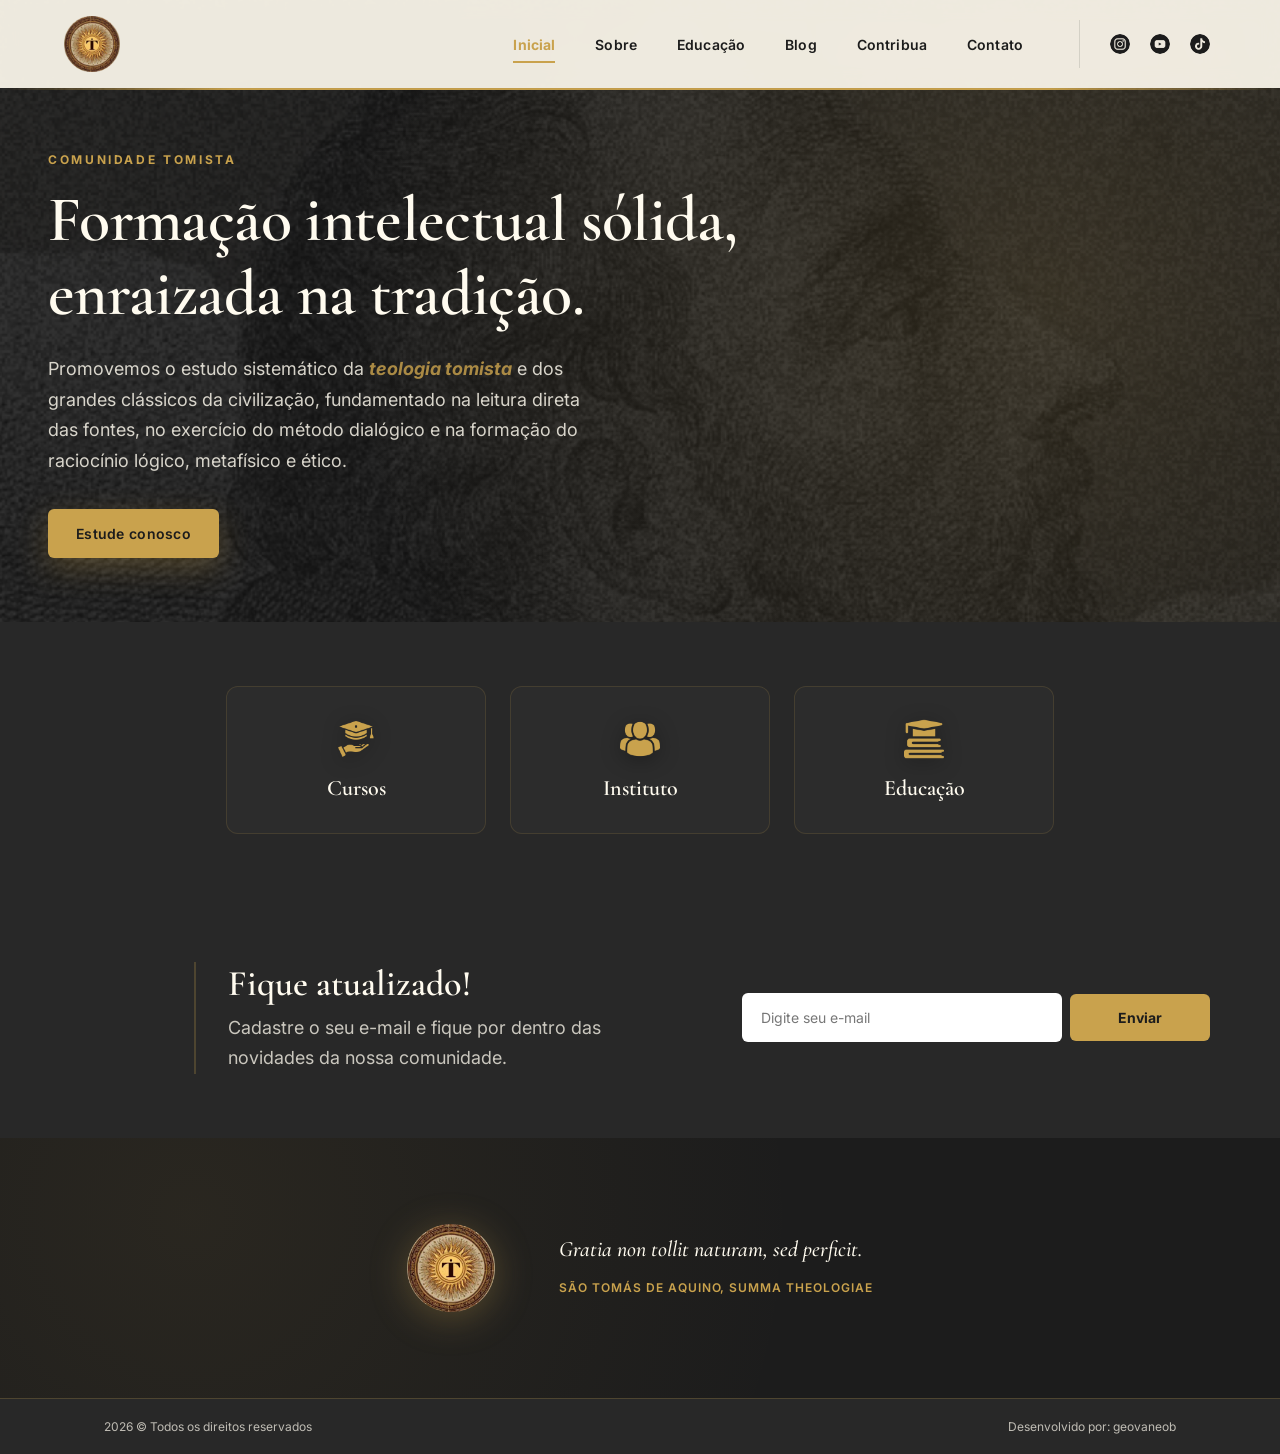
<file: Projeto Comunidade Thomista/index.html>
<!DOCTYPE html>
<html lang="pt-BR">
<head>
    <meta charset="UTF-8">
    <meta name="viewport" content="width=device-width, initial-scale=1.0">

    <!-- SEO básico -->
    <title>Comunidade Tomista | Home</title>
    <meta name="description" content="Comunidade Tomista dedicada à educação, filosofia e formação intelectual.">
    <link rel="shortcut icon" href="img/385304a8-2019-4a51-9206-1a709c6d7eb3.png" type="image/x-icon">
    <!-- CSS -->
    <link rel="stylesheet" href="style.css">
</head>
<body>

    <!-- CABEÇALHO -->
    <header>
        <div class="navbar">
            <div class="navbar-logo">
                <a href="/">
                    <img
                        class="logo"
                        src="img/385304a8-2019-4a51-9206-1a709c6d7eb3.png"
                        alt="Logo da Comunidade Tomista">
                </a>
            </div>

            <button
                type="button"
                class="navbar-toggle"
                id="navbarToggle"
                aria-label="Abrir menu"
                aria-expanded="false"
                aria-controls="navbarTitles">
                <span class="navbar-toggle-bar"></span>
                <span class="navbar-toggle-bar"></span>
                <span class="navbar-toggle-bar"></span>
            </button>

            <nav class="navbar-titles" id="navbarTitles" aria-label="Menu principal">
                <ul>    
                    <li><a href="index.html" class="active">Inicial</a></li>

                    <li><a href="sobre.html">Sobre</a></li>
                    <li><a href="educacao.html">Educação</a></li>
                    <li><a href="blog.html">Blog</a></li>
                    <li><a href="contribua.html">Contribua</a></li>
                    <li><a href="mailto:tomistacomunidade@gmail.com">Contato</a></li>

                    <li class="nav-contato" aria-label="Redes sociais">
                        <a href="https://www.instagram.com/comunidade_tomista?igsh=MWJsZWdwYjh1czRuOQ==" target="_blank"><img class="media" src="img/instagram.png" alt="Instagram"></a>
                        <a href="https://youtube.com/@comunidadetomista?si=FdLPEXtPwTkDObHS" target="_blank"><img class="media" src="img/youtube.png" alt="YouTube"></a>
                        <a href="https://www.tiktok.com/@comunidadetomista?_r=1&_t=ZS-93qb0MaSJZX" target="_blank"><img class="media" src="img/tiktok.png" alt="TikTok"></a>
                    </li>
                </ul>
            </nav>
        </div>

        <!-- Linha decorativa -->
        <div class="navbar-detail" aria-hidden="true"></div>
    </header>

    <!-- CONTEÚDO PRINCIPAL -->
    <main class="container">

        <!-- HERO / INTRODUÇÃO -->
        <section class="title-principal">
            <span class="eyebrow">Comunidade Tomista</span>
            <h1>Formação intelectual sólida, enraizada na tradição.</h1>
            <p>
                Promovemos o estudo sistemático da <strong>teologia tomista</strong> e dos grandes clássicos da civilização,
                fundamentado na leitura direta das fontes, no exercício do método dialógico e na formação do raciocínio lógico,
                metafísico e ético.
            </p>

            <a class="button-link" href="https://hotmart.com/PT_BR/club/filipe-antonio-de-jesus-pedreira/products/7009874" target="_blank">Estude conosco</a>
        </section>

        <!-- SEÇÃO DE ACESSOS -->
        <section aria-label="Acessos rápidos">
            
            <div class="search-section">
                <article class="search-section-elements">
                    <a href="/">
                        <img class="course-icon" src="img/graduacao.png" alt="Ícone de cursos">
                        <span>Cursos</span>
                    </a>
                </article>

                <article class="search-section-elements">
                    <a href="/">
                        <img class="group-icon" src="img/grupo-de-usuarios.png" alt="Ícone do instituto">
                        <span>Instituto</span>
                    </a>
                </article>

                <article class="search-section-elements">
                    <a href="/">
                        <img class="education-icon" src="img/educacao.png" alt="Ícone de educação">
                        <span>Educação</span>
                    </a>
                </article>
            </div>
        </section>

        <!-- SEÇÃO DE ATUALIZAÇÕES -->
       <section class="section-update">
            <div class="navbar-detail-section-update" aria-hidden="true"></div>

            <div class="update-content">
                <header class="update-user-section">
                    <h2 class="update-title">Fique atualizado!</h2>
                    <p class="update-title-second">
                        Cadastre o seu e-mail e fique por dentro das novidades da nossa comunidade.
                    </p>
                </header>

                <form class="update-form" 
                action="https://formsubmit.co/tomistacomunidade@gmail.com"
                method="POST">
                    <input 
                        type="email" 
                        name="email"
                        placeholder="Digite seu e-mail"
                        required
                    >
                    <button type="submit">Enviar</button>
                     <input type="hidden" name="_autoresponse" 
                    value="Obrigado por se cadastrar na Comunidade Tomista. Em breve entraremos em contato.">
                </form>
            </div>
        </section>
        <section class="section-apoio-comunity">
            <img class="comunidade-logo" src="img/385304a8-2019-4a51-9206-1a709c6d7eb3.png" alt="">
            <h1 class="title-tomista">Gratia non tollit naturam, sed perficit. <br> <em class="author-title">São Tomás de Aquino, Summa Theologiae</em></h1>
        </section>
        <footer class="footer-credits">
            <h3 class="credits">2026 © Todos os direitos reservados</h3>
            <h3 class="credits-dev">Desenvolvido por: geovaneob</h3>
        </footer>
    </main>

    <script src="script.js"></script>
</body>
</html>
</file>
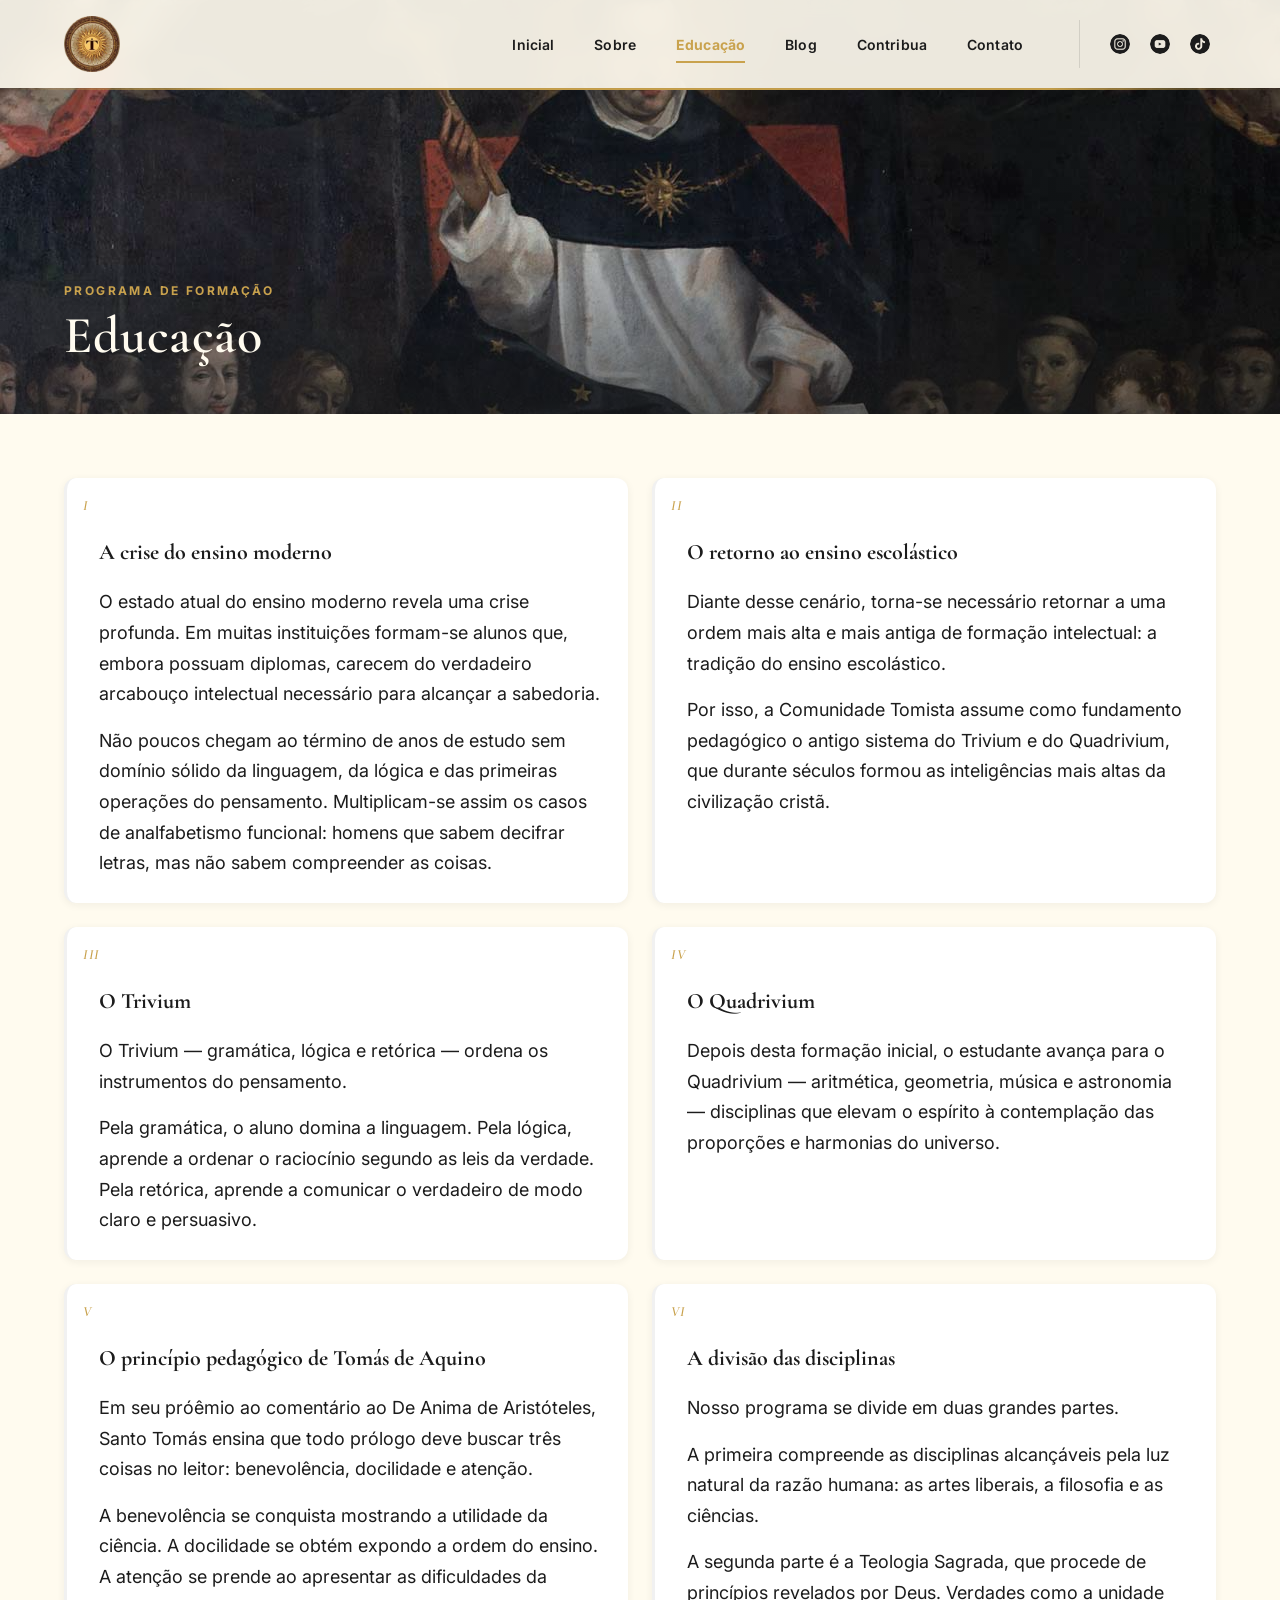
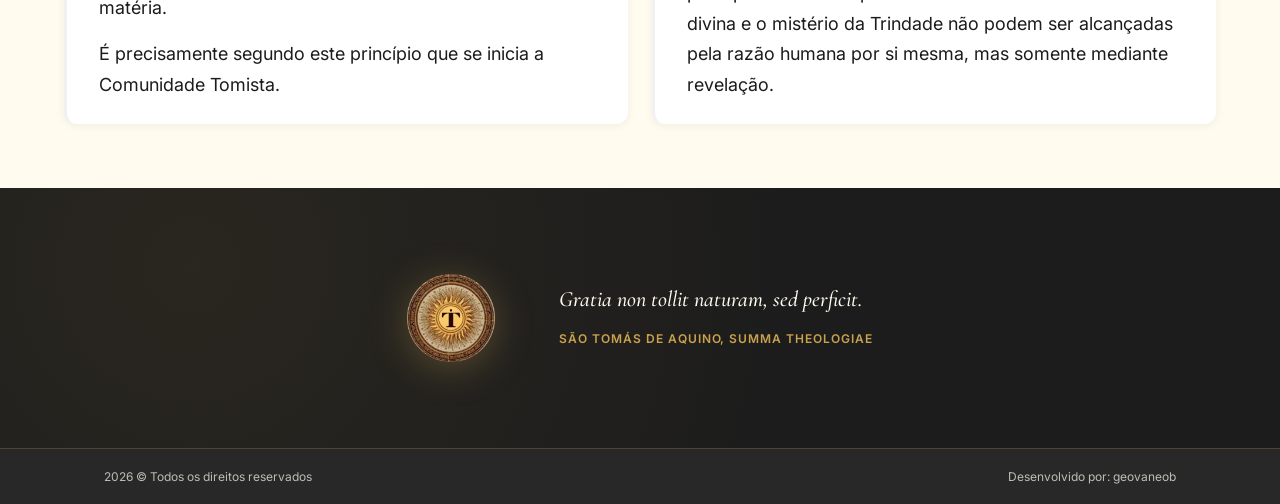
<file: Projeto Comunidade Thomista/educacao.html>
<!DOCTYPE html>
<html lang="pt-BR">
<head>
    <meta charset="UTF-8">
    <meta name="viewport" content="width=device-width, initial-scale=1.0">
    <title>Comunidade Tomista | Sobre</title>
    <meta name="description" content="Comunidade Tomista dedicada à educação, filosofia e formação intelectual.">
    <link rel="shortcut icon" href="img/385304a8-2019-4a51-9206-1a709c6d7eb3.png" type="image/x-icon">
    <link rel="stylesheet" href="educacao.css">
</head>
<body>
    <header>
    <div class="navbar">
        <div class="navbar-logo">
            <img 
                class="logo" 
                src="img/385304a8-2019-4a51-9206-1a709c6d7eb3.png" 
                alt="Logo da Comunidade Tomista">
        </div>

        <button
            type="button"
            class="navbar-toggle"
            id="navbarToggle"
            aria-label="Abrir menu"
            aria-expanded="false"
            aria-controls="navbarTitles">
            <span class="navbar-toggle-bar"></span>
            <span class="navbar-toggle-bar"></span>
            <span class="navbar-toggle-bar"></span>
        </button>

        <nav class="navbar-titles" id="navbarTitles" aria-label="Menu principal">
            <ul>
                <li><a href="index.html">Inicial</a></li>

                <li><a href="sobre.html">Sobre</a></li>
                <li><a href="educacao.html" class="active">Educação</a></li>
                <li><a href="blog.html">Blog</a></li>
                <li><a href="contribua.html">Contribua</a></li>
                <li><a href="mailto:tomistacomunidade@gmail.com">Contato</a></li>

                <li class="nav-contato" aria-label="Redes sociais">
                        <a href="https://www.instagram.com/comunidade_tomista?igsh=MWJsZWdwYjh1czRuOQ=="><img class="media" src="img/instagram.png" alt="Instagram"></a>
                        <a href="https://youtube.com/@comunidadetomista?si=FdLPEXtPwTkDObHS"><img class="media" src="img/youtube.png" alt="YouTube"></a>
                        <a href="https://www.tiktok.com/@comunidadetomista?_r=1&_t=ZS-93qb0MaSJZX"><img class="media" src="img/tiktok.png" alt="TikTok"></a>
                </li>
            </ul>
        </nav>
    </div>

    <!-- Linha decorativa -->
    <div class="navbar-detail" aria-hidden="true"></div>
</header>

<section class="container">
    <section class="sobre">
        <span class="eyebrow">Programa de Formação</span>
        <h1 class="title-sobre">Educação</h1>
    </section>
</section>

<section class="section-conteudo-educacao">
    <div class="paragrafos" data-mark="I">
        <h1>A crise do ensino moderno</h1>
        <p>O estado atual do ensino moderno revela uma crise profunda. Em muitas instituições formam-se alunos que,
            embora possuam diplomas, carecem do verdadeiro arcabouço intelectual necessário para alcançar a sabedoria.
        </p>
        <p> Não poucos chegam ao término de anos de estudo sem domínio sólido da linguagem, da lógica e das primeiras operações do pensamento. 
            Multiplicam-se assim os casos de analfabetismo funcional: 
            homens que sabem decifrar letras, mas não sabem compreender as coisas.
        </p>
    </div>
    <div class="paragrafos" data-mark="II">
        <h1>O retorno ao ensino escolástico</h1>
        <p>Diante desse cenário, torna-se necessário retornar a uma ordem mais alta
             e mais antiga de formação intelectual: a tradição do ensino escolástico.</p>
        <p>Por isso, a Comunidade Tomista assume como fundamento pedagógico o antigo sistema do Trivium e do Quadrivium,
             que durante séculos formou as inteligências mais altas da civilização cristã.</p>
    </div>
    <div class="paragrafos" data-mark="III">
        <h1>O Trivium</h1>
        <p>O Trivium — gramática, lógica e retórica — ordena os instrumentos do pensamento.</p>
        <p>Pela gramática, o aluno domina a linguagem.
            Pela lógica, aprende a ordenar o raciocínio segundo as leis da verdade.
            Pela retórica, aprende a comunicar o verdadeiro de modo claro e persuasivo.</p>
    </div>
    <div class="paragrafos" data-mark="IV">
        <h1>O Quadrivium</h1>
        <p>Depois desta formação inicial, o estudante avança para o Quadrivium — aritmética, geometria, música e astronomia — 
            disciplinas que elevam o espírito à contemplação das proporções e harmonias do universo.</p>
    </div>
    <div class="paragrafos" data-mark="V">
        <h1>O princípio pedagógico de Tomás de Aquino</h1>
        <p>Em seu próêmio ao comentário ao De Anima de Aristóteles, 
            Santo Tomás ensina que todo prólogo deve buscar três coisas no leitor:
            benevolência, docilidade e atenção.</p>
        <p>A benevolência se conquista mostrando a utilidade da ciência.
            A docilidade se obtém expondo a ordem do ensino.
            A atenção se prende ao apresentar as dificuldades da matéria.</p>
        <p>É precisamente segundo este princípio que se inicia a Comunidade Tomista.</p>
    </div>
    <div class="paragrafos" data-mark="VI">
        <h1>A divisão das disciplinas</h1>
        <p>Nosso programa se divide em duas grandes partes.</p>
        <p>A primeira compreende as disciplinas alcançáveis pela luz natural da razão humana: 
            as artes liberais, a filosofia e as ciências.</p>
        <p>A segunda parte é a Teologia Sagrada, que procede de princípios revelados por Deus. 
            Verdades como a unidade divina e o 
            mistério da Trindade não podem ser alcançadas pela razão humana por si mesma, 
            mas somente mediante revelação.</p>
    </div>
</section>
<section class="section-apoio-comunity">
    <img class="comunidade-logo" src="img/385304a8-2019-4a51-9206-1a709c6d7eb3.png" alt="">
    <h1 class="title-tomista">Gratia non tollit naturam, sed perficit. <br> <em class="author-title">São Tomás de Aquino, Summa Theologiae</em></h1>
</section>
<footer class="footer-credits">
    <h3 class="credits">2026 © Todos os direitos reservados</h3>
    <h3 class="credits-dev">Desenvolvido por: geovaneob</h3>
</footer>

<script src="script.js"></script>
</body>
</html>
</file>
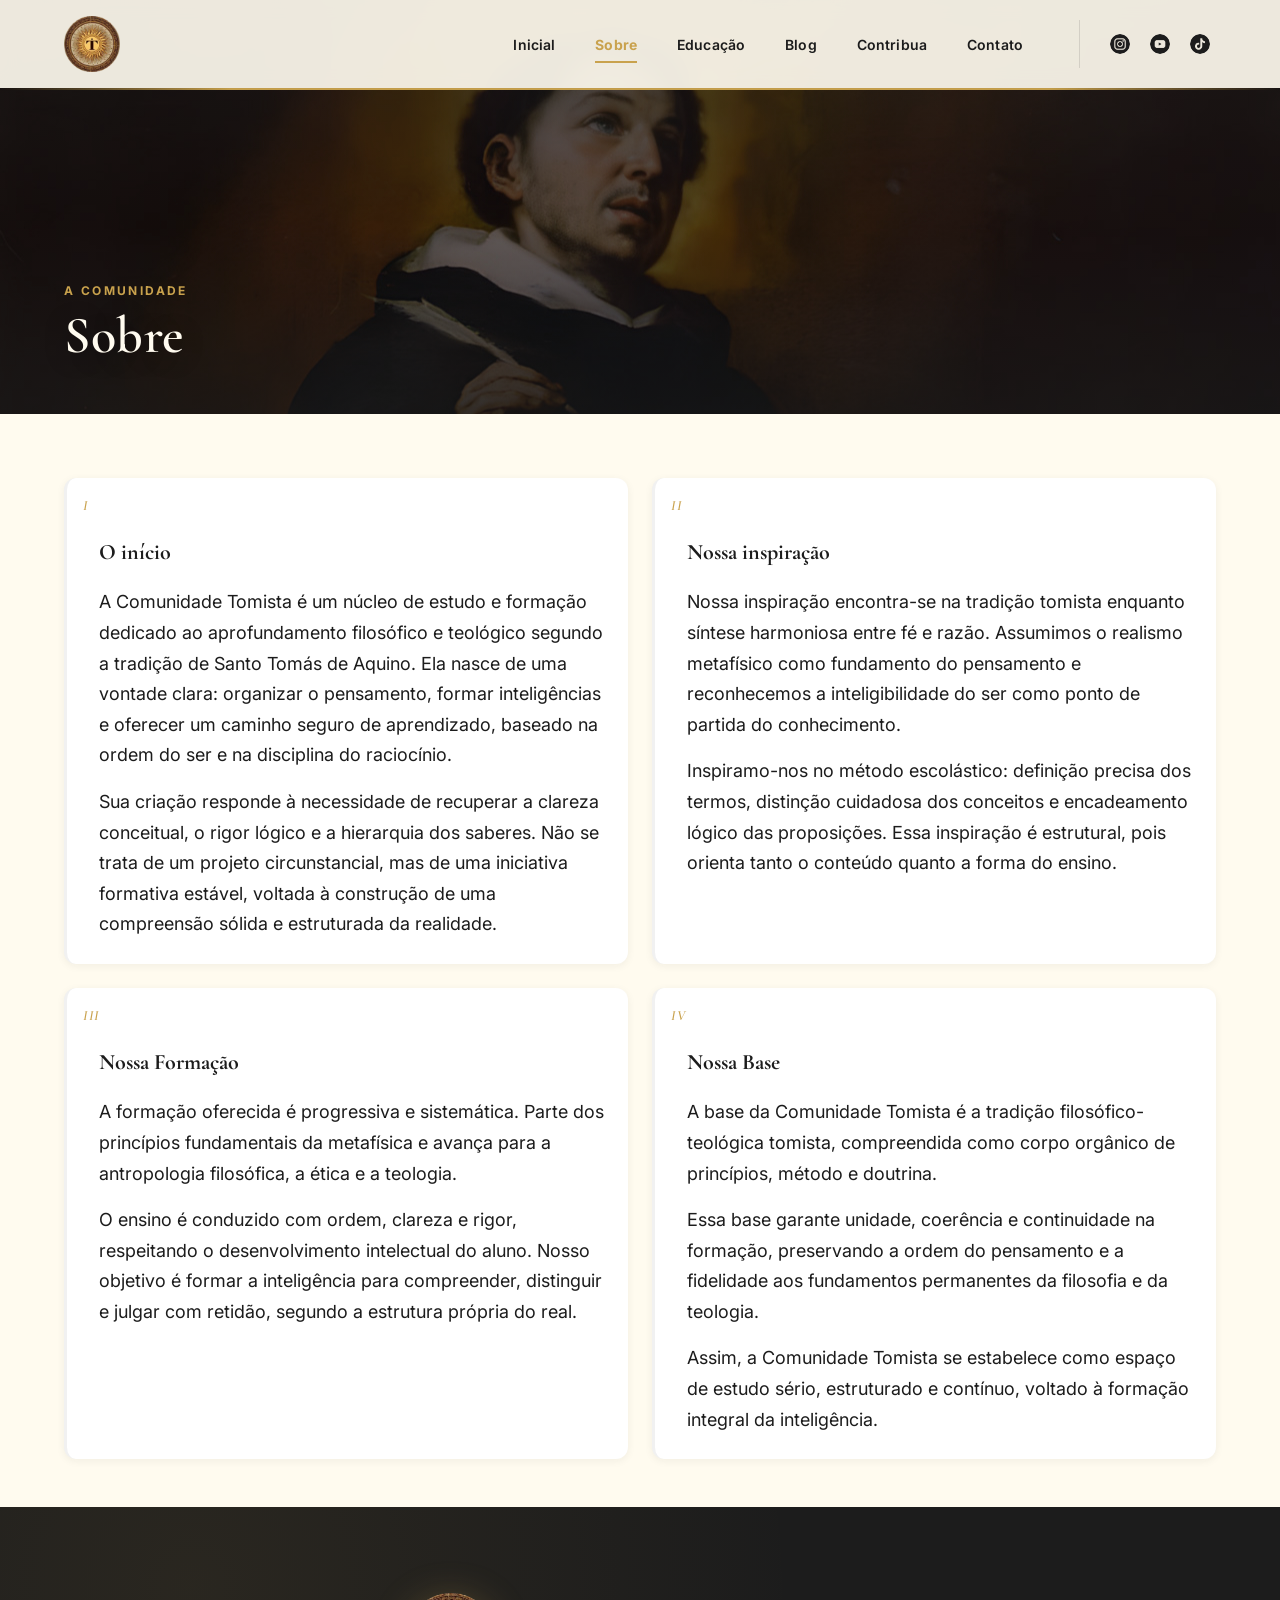
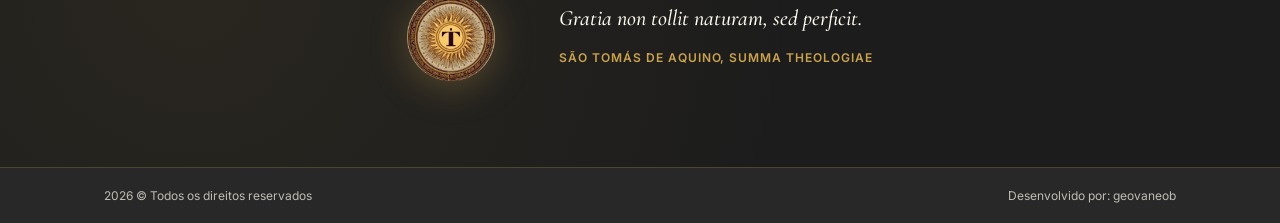
<file: Projeto Comunidade Thomista/sobre.html>
<!DOCTYPE html>
<html lang="pt-BR">
<head>
    <meta charset="UTF-8">
    <meta name="viewport" content="width=device-width, initial-scale=1.0">
    <title>Comunidade Tomista | Sobre</title>
    <meta name="description" content="Comunidade Tomista dedicada à educação, filosofia e formação intelectual.">
    <link rel="shortcut icon" href="img/385304a8-2019-4a51-9206-1a709c6d7eb3.png" type="image/x-icon">
    <link rel="stylesheet" href="sobre.css">
</head>
<body>
        <header>
        <div class="navbar">
            <div class="navbar-logo">
                <a href="/">
                    <img
                        class="logo"
                        src="img/385304a8-2019-4a51-9206-1a709c6d7eb3.png"
                        alt="Logo da Comunidade Tomista">
                </a>
            </div>

            <button
                type="button"
                class="navbar-toggle"
                id="navbarToggle"
                aria-label="Abrir menu"
                aria-expanded="false"
                aria-controls="navbarTitles">
                <span class="navbar-toggle-bar"></span>
                <span class="navbar-toggle-bar"></span>
                <span class="navbar-toggle-bar"></span>
            </button>

            <nav class="navbar-titles" id="navbarTitles" aria-label="Menu principal">
                <ul>
                    <li><a href="index.html">Inicial</a></li>

                    <li><a href="sobre.html" class="active">Sobre</a></li>
                    <li><a href="educacao.html">Educação</a></li>
                    <li><a href="blog.html">Blog</a></li>   
                    <li><a href="contribua.html">Contribua</a></li>   
                    <li><a href="mailto:tomistacomunidade@gmail.com">Contato</a></li>

                    <li class="nav-contato" aria-label="Redes sociais">
                        <a href="https://www.instagram.com/comunidade_tomista?igsh=MWJsZWdwYjh1czRuOQ=="><img class="media" src="img/instagram.png" alt="Instagram"></a>
                        <a href="https://youtube.com/@comunidadetomista?si=FdLPEXtPwTkDObHS"><img class="media" src="img/youtube.png" alt="YouTube"></a>
                        <a href="https://www.tiktok.com/@comunidadetomista?_r=1&_t=ZS-93qb0MaSJZX"><img class="media" src="img/tiktok.png" alt="TikTok"></a>
                    </li>
                </ul>
            </nav>
        </div>

        <!-- Linha decorativa -->
        <div class="navbar-detail" aria-hidden="true"></div>
    </header>
    <section class="container">
        <section class="sobre">
            <span class="eyebrow">A Comunidade</span>
            <h1 class="title-sobre">Sobre</h1>
        </section>
    </section>
    <section class="comunidade-description">
        <div class="sobre-inicio">
            <div class="paragrafos" data-mark="I">
                <h1>O início</h1>
                <p>A Comunidade Tomista é um núcleo de estudo e formação dedicado ao aprofundamento filosófico e teológico segundo a tradição de Santo Tomás de Aquino.
                    Ela nasce de uma vontade clara: organizar o pensamento, formar inteligências e oferecer um caminho seguro de aprendizado, 
                    baseado na ordem do ser e na disciplina do raciocínio.
                </p>
                <p>Sua criação responde à necessidade de recuperar a clareza conceitual, o rigor lógico e a hierarquia dos saberes.
                    Não se trata de um projeto circunstancial, mas de uma iniciativa formativa estável, 
                    voltada à construção de uma compreensão sólida e estruturada da realidade.
                </p>
            </div>
            <div class="paragrafos" data-mark="II">
                <h1>Nossa inspiração</h1>
                <p>Nossa inspiração encontra-se na tradição tomista enquanto síntese harmoniosa entre fé e razão.
                    Assumimos o realismo metafísico como fundamento do pensamento e reconhecemos a 
                    inteligibilidade do ser como ponto de partida do conhecimento.</p>
                <p>Inspiramo-nos no método escolástico: definição precisa dos termos, 
                    distinção cuidadosa dos conceitos e encadeamento lógico das proposições.
                    Essa inspiração é estrutural, pois orienta tanto o conteúdo quanto a forma do ensino.</p>
            </div>

            <div class="paragrafos" data-mark="III">
                <h1>Nossa Formação</h1>
                <p>A formação oferecida é progressiva e sistemática.
                    Parte dos princípios fundamentais da metafísica e 
                    avança para a antropologia filosófica, a ética e a teologia.</p>
                <p>O ensino é conduzido com ordem, clareza e rigor, respeitando o desenvolvimento intelectual do aluno.
                Nosso objetivo é formar a inteligência para compreender, distinguir e julgar com retidão, segundo a estrutura própria do real.</p>
            </div>
            <div class="paragrafos" data-mark="IV">
                <h1>Nossa Base</h1>
                <p>A base da Comunidade Tomista é a tradição filosófico-teológica tomista, compreendida como corpo orgânico de princípios, método e doutrina.</p>
                <p>Essa base garante unidade, coerência e continuidade na formação, preservando a ordem do pensamento e a fidelidade aos fundamentos permanentes da filosofia e da teologia.</p>
                <p>Assim, a Comunidade Tomista se estabelece como espaço de estudo sério, estruturado e contínuo, voltado à formação integral da inteligência.</p>
            </div>
        </div>
    </section>
    <section class="section-apoio-comunity">
        <img class="comunidade-logo" src="img/385304a8-2019-4a51-9206-1a709c6d7eb3.png" alt="">
        <h1 class="title-tomista">Gratia non tollit naturam, sed perficit. <br> <em class="author-title">São Tomás de Aquino, Summa Theologiae</em></h1>
    </section>
    <footer class="footer-credits">
        <h3 class="credits">2026 © Todos os direitos reservados</h3>
        <h3 class="credits-dev">Desenvolvido por: geovaneob</h3>
    </footer>

    <script src="script.js"></script>
</body>
</html>
</file>
<file: Projeto Comunidade Thomista/style.css>
/* ==========================================================================
   PÁGINA: HOME (index.html)
   Importa o sistema de design compartilhado (tokens, navbar, botões,
   cartões, rodapé) e define apenas o que é específico desta página:
   hero, acessos rápidos e newsletter.
   ========================================================================== */
@import url("tokens.css");

/* ---------- HERO ----------
   Assimetria intencional: o texto ocupa a metade esquerda da faixa,
   deixando a direita como respiro — em vez do bloco centralizado
   genérico. O selo (T solar) aparece como marca d'água discreta,
   reforçando a identidade sem competir com o texto. */

main.container {
    min-height: 92vh;
    padding-top: var(--nav-height);
    background-color: var(--color-ink);
    background-image:
        radial-gradient(circle at 82% 20%, var(--gold-14), transparent 45%),
        url("img/Copy of Módulo principal (2).png");
    background-repeat: no-repeat;
    background-position: center top;
    background-size: cover;
    align-items: center;
}

.title-principal {
    max-width: 720px;
    margin: 0 0 0 var(--space-6);
    padding: var(--space-8) 0;
}

.title-principal .eyebrow {
    display: block;
    color: var(--color-gold);
    font-size: var(--text-xs);
    font-weight: 700;
    letter-spacing: 0.22em;
    text-transform: uppercase;
    margin-bottom: var(--space-2);
}

.title-principal h1 {
    color: var(--color-cream);
    font-weight: 600;
    font-size: var(--text-3xl);
    line-height: var(--lh-tight);
    letter-spacing: -0.01em;
    margin: 0;
}

.title-principal p {
    color: var(--color-cream);
    opacity: 0.82;
    font-size: var(--text-md);
    line-height: var(--lh-body);
    max-width: 540px;
    margin: var(--space-3) 0 0;
}

.title-principal strong {
    color: var(--color-gold);
    font-weight: 700;
    font-style: italic;
}

.title-principal .button-link {
    margin-top: var(--space-4);
}

/* ---------- ACESSOS RÁPIDOS ----------
   Grade de três destinos com hierarquia igual — cada item é um cartão
   de convite, não apenas um ícone com legenda solto no espaço. */

.search-section {
    width: 100%;
    display: grid;
    grid-template-columns: repeat(3, minmax(180px, 260px));
    justify-content: center;
    gap: var(--space-3);
    padding: var(--space-8) var(--space-3);
    background-color: var(--color-charcoal);
}

.search-section-elements a {
    display: flex;
    flex-direction: column;
    align-items: center;
    gap: var(--space-2);
    text-decoration: none;
    color: var(--color-cream);
    font-family: var(--font-display);
    font-size: var(--text-lg);
    font-weight: 600;
    padding: var(--space-4) var(--space-3);
    border-radius: var(--radius-md);
    border: 1px solid rgba(var(--gold-rgb), 0.16);
    background-color: rgba(var(--cream-rgb), 0.02);
    transition: transform var(--transition-fast), background-color var(--transition-fast), border-color var(--transition-fast);
}

.search-section-elements a:hover {
    transform: translateY(-6px);
    background-color: var(--gold-08);
    border-color: var(--gold-40);
}

.search-section-elements img {
    width: 40px;
    filter: drop-shadow(0 4px 10px rgba(0, 0, 0, 0.35));
}

/* ---------- NEWSLETTER ----------
   Faixa em duas colunas com uma regra vertical dourada — a mesma
   assinatura de "marginália" usada nos cartões de conteúdo,
   aplicada aqui como divisor entre convite e formulário. */

.section-update {
    width: 100%;
    background-color: var(--color-charcoal);
    padding: var(--space-8) var(--space-3);
}

.update-content {
    display: flex;
    align-items: center;
    max-width: var(--content-width);
    margin: 0 auto;
    gap: var(--space-8);
    padding-left: var(--space-4);
    border-left: 2px solid var(--gold-24);
    margin-left: 170px;
}

.update-user-section {
    width: 420px;
    max-width: 100%;
}

.update-title {
    font-size: var(--text-xl);
    color: var(--color-cream);
    font-weight: 600;
    margin: 0;
}

.update-title-second {
    font-size: var(--text-md);
    max-width: 480px;
    font-weight: 400;
    line-height: var(--lh-body);
    color: var(--color-cream);
    opacity: 0.75;
    margin-top: var(--space-1);
}

.update-form {
    display: flex;
    align-items: center;
    gap: var(--space-1);
    flex: 1;
}

.update-form input {
    flex: 1;
    max-width: 320px;
    padding: 15px 18px;
    border-radius: var(--radius-sm);
    border: 1.5px solid transparent;
    outline: none;
    background-color: var(--color-white);
    font-family: inherit;
    font-size: var(--text-sm);
    transition: border-color var(--transition-fast), box-shadow var(--transition-fast);
    margin-left: 30px;
}

.update-form input:hover { border-color: var(--gold-40); }

.update-form input:focus {
    border-color: var(--color-gold);
    box-shadow: 0 0 0 4px var(--gold-14);
}

.update-form input::placeholder { color: var(--color-gray); }

.update-form button {
    padding: 15px 22px;
    min-width: 140px;
    background-color: var(--color-gold);
    color: var(--color-ink);
    border: none;
    border-radius: var(--radius-sm);
    font-family: inherit;
    font-size: var(--text-sm);
    font-weight: 700;
    cursor: pointer;
    transition: transform var(--transition-fast), box-shadow var(--transition-fast);
}

.update-form button:hover {
    transform: translateY(-2px);
    box-shadow: var(--shadow-gold);
}

.update-form button:active { transform: translateY(0); }

@media screen and (max-width: 768px) {
    main.container {
        min-height: auto;
        background-position: center top;
        background-size: 1000px;
        background-repeat: no-repeat;
    }

    .title-principal {
        margin: 0 var(--space-3);
        padding: var(--space-6) 0;
        text-align: left;
    }

    .search-section {
        grid-template-columns: 1fr;
        max-width: 320px;
        margin: 0 auto;
    }

    .update-content {
        flex-direction: column;
        gap: var(--space-3);
        text-align: left;
        border-left: none;
        padding-left: 0;
        border-top: 2px solid var(--gold-24);
        padding-top: var(--space-3);
        margin-left: 0;
    }

    .section-update {
        margin-top: 40px;
    }

    .update-user-section { width: 100%; }

    .update-form input {
        margin-left: -2px;
    }

    .update-form { flex-direction: column; width: 100%; }
    .update-form input,
    .update-form button { width: 100%; max-width: 100%; }

    .comunidade-logo { margin-top: var(--space-3); }
}
</file>
<file: Projeto Comunidade Thomista/educacao.css>
/* ==========================================================================
   PÁGINA: EDUCAÇÃO (educacao.html)
   Importa o sistema compartilhado; define o conteúdo específico —
   a grade de seis cartões que expõe o programa (Trivium/Quadrivium).
   ========================================================================== */
@import url("tokens.css");

section.container {
    background-image: url("img/e69z7pdxw1y78xmmlpywyd2z8zq5.jpg");
    background-position: 50% 18%;
}

section.educacao-description { height: 100%; }

section.section-conteudo-educacao {
    display: grid;
    gap: var(--space-3);
    grid-template-columns: 1fr 1fr;
    background-color: var(--color-cream);
    max-width: var(--content-width);
    margin: 0 auto;
    padding: var(--space-8) var(--space-3);
}

/* Os cartões deste programa seguem uma ordem pedagógica real
   (crise → retorno → trivium → quadrivium → método → divisão),
   por isso o algarismo romano em cada .paragrafos (via data-mark
   no HTML) é informação, não decoração. */

@media screen and (max-width: 768px) {
    section.section-conteudo-educacao {
        grid-template-columns: 1fr;
        padding: var(--space-3) var(--space-2);
    }
}
</file>
<file: Projeto Comunidade Thomista/sobre.css>
/* ==========================================================================
   PÁGINA: SOBRE (sobre.html)
   Importa o sistema compartilhado; define o conteúdo específico —
   grade de quatro cartões "marginália" e a faixa de colaboradores.
   ========================================================================== */
@import url("tokens.css");

section.container {
    background-image: url("img/luxa.org-opacity-changed-._tomas-de-aquino.jpg");
    background-position: 44% 22%;
}

section.comunidade-description {
    background-color: var(--color-cream);
    padding: var(--space-8) 0 var(--space-6);
}

div.sobre-inicio {
    display: grid;
    gap: var(--space-3);
    grid-template-columns: 1fr 1fr;
    max-width: var(--content-width);
    margin: 0 auto;
    padding: 0 var(--space-3);
}

/* ---------- COLABORADORES ----------
   Título tratado como uma "rubrica" de manuscrito: pequena, dourada,
   sobre um fio horizontal — não mais um H1 solto e genérico. */

div.titulo-colaboradores {
    max-width: var(--content-width);
    margin: var(--space-8) auto 0;
    padding: 0 var(--space-3);
    display: flex;
    align-items: center;
    gap: var(--space-2);
}

div.titulo-colaboradores::before,
div.titulo-colaboradores::after {
    content: "";
    flex: 1;
    height: 1px;
    background-color: var(--gold-24);
}

div.titulo-colaboradores h1 {
    color: var(--color-gold);
    text-align: center;
    font-size: var(--text-lg);
    font-weight: 600;
    font-style: italic;
    white-space: nowrap;
    padding: 0 var(--space-2);
}

section.colaboradores {
    display: flex;
    justify-content: center;
    align-items: center;
    padding: var(--space-5) var(--space-3) var(--space-8);
}

section.colaboradores img {
    width: 640px;
    max-width: 100%;
    border-radius: var(--radius-lg);
    box-shadow: var(--shadow-md);
    transition: transform var(--transition-base), box-shadow var(--transition-base);
}

@media screen and (max-width: 768px) {
    div.sobre-inicio {
        grid-template-columns: 1fr;
        padding: var(--space-3) var(--space-2);
    }

    div.titulo-colaboradores h1 { font-size: var(--text-md); white-space: normal; }

    section.colaboradores { padding: var(--space-5) var(--space-2); }
    section.colaboradores img { width: 100%; }
}
</file>
